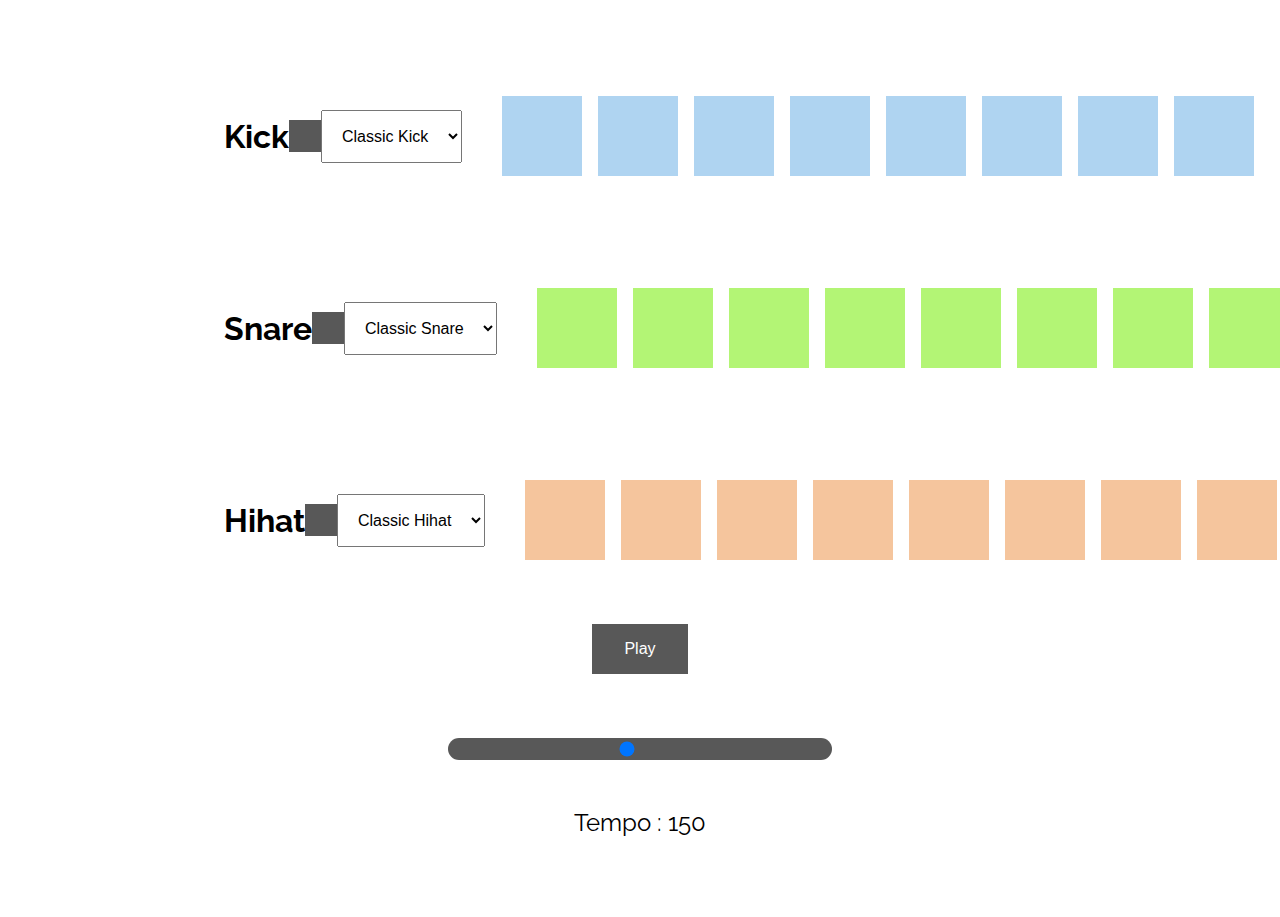
<file: beatmaker/index.html>
<!DOCTYPE html>
<html lang="en">

<head>
    <meta charset="UTF-8">
    <meta http-equiv="X-UA-Compatible" content="IE=edge">
    <meta name="viewport" content="width=device-width, initial-scale=1.0">
    <style>
        @import url('https://fonts.googleapis.com/css2?family=Raleway:wght@400;500;600;700;800&display=swap');
    </style>
    <link rel="stylesheet" href="./style.css">
    <title>Beatmaker</title>
    <!-- Ajouter font aweosome CDN cf 1ere video -->
</head>

<body>

    <div class="sequencer">
        <div class="kick-track">
            <div class="controls">
                <h1>Kick</h1>
                <button data-track="0" class="mute kick-volume">
                    <i class="fas fa-volume-mute"></i>
                </button>
                <select name="kick-select" id="kick-select">
                    <option value="./sounds/kick-classic.wav">Classic Kick</option>
                    <option value="./sounds/kick-808.wav">808 Kick</option>
                    <option value="./sounds/kick-heavy.wav">Kick Heavy</option>
                </select>
            </div>
            <div class="kick">
                <div class="pad kick-pad b0"></div>
                <div class="pad kick-pad b1"></div>
                <div class="pad kick-pad b2"></div>
                <div class="pad kick-pad b3"></div>
                <div class="pad kick-pad b4"></div>
                <div class="pad kick-pad b5"></div>
                <div class="pad kick-pad b6"></div>
                <div class="pad kick-pad b7"></div>
            </div>
        </div>

        <div class="snare-track">
            <div class="controls">
                <h1>Snare</h1>
                <button data-track="1" class="mute snare-volume">
                    <i class="fas fa-volume-mute"></i>
                </button>
                <select name="snare-select" id="snare-select">
                    <option value="./sounds/snare-acoustic01.wav">Classic Snare</option>
                    <option value="./sounds/snare-808.wav">Snare 808</option>
                    <option value="./sounds/snare-vinyl02.wav">Snare Vinyl</option>
                </select>
            </div>
            <div class="snare">
                <div class="pad snare-pad b0"></div>
                <div class="pad snare-pad b1"></div>
                <div class="pad snare-pad b2"></div>
                <div class="pad snare-pad b3"></div>
                <div class="pad snare-pad b4"></div>
                <div class="pad snare-pad b5"></div>
                <div class="pad snare-pad b6"></div>
                <div class="pad snare-pad b7"></div>
            </div>
        </div>

        <div class="hihat-track">
            <div class="controls">
                <h1>Hihat</h1>
                <button data-track="2" class="mute hihat-volume">
                    <i class="fas fa-volume-mute"></i>
                </button>
                <select name="hihat-select" id="hihat-select">
                    <option value="./sounds/hihat-acoustic01.wav">Classic Hihat</option>
                    <option value="./sounds/hihat-808.wav">Hihat 808</option>
                </select>
            </div>
            <div class="hihat">
                <div class="pad hihat-pad b0"></div>
                <div class="pad hihat-pad b1"></div>
                <div class="pad hihat-pad b2"></div>
                <div class="pad hihat-pad b3"></div>
                <div class="pad hihat-pad b4"></div>
                <div class="pad hihat-pad b5"></div>
                <div class="pad hihat-pad b6"></div>
                <div class="pad hihat-pad b7"></div>
            </div>
        </div>

        <button class="play">Play</button>
        <div class="tempo">
            <input type="range" class="tempo-slider" max="300" min="20" value="150">
            <p>Tempo :
                <span class="tempo-nb">150</span>
            </p>
        </div>

    </div>

    <audio class="kick-sound" src="./sounds/kick-classic.wav"></audio>
    <audio class="snare-sound" src="./sounds/snare-acoustic01.wav"></audio>
    <audio class="hihat-sound" src="./sounds/hihat-acoustic01.wav"></audio>

    <link rel="stylesheet" href="https://cdnjs.cloudflare.com/ajax/libs/font-awesome/6.0.0-beta3/css/all.min.css"
        integrity="sha512-Fo3rlrZj/k7ujTnHg4CGR2D7kSs0v4LLanw2qksYuRlEzO+tcaEPQogQ0KaoGN26/zrn20ImR1DfuLWnOo7aBA=="
        crossorigin="anonymous" referrerpolicy="no-referrer" />

    <script src="./app.js"></script>
</body>

</html>
</file>
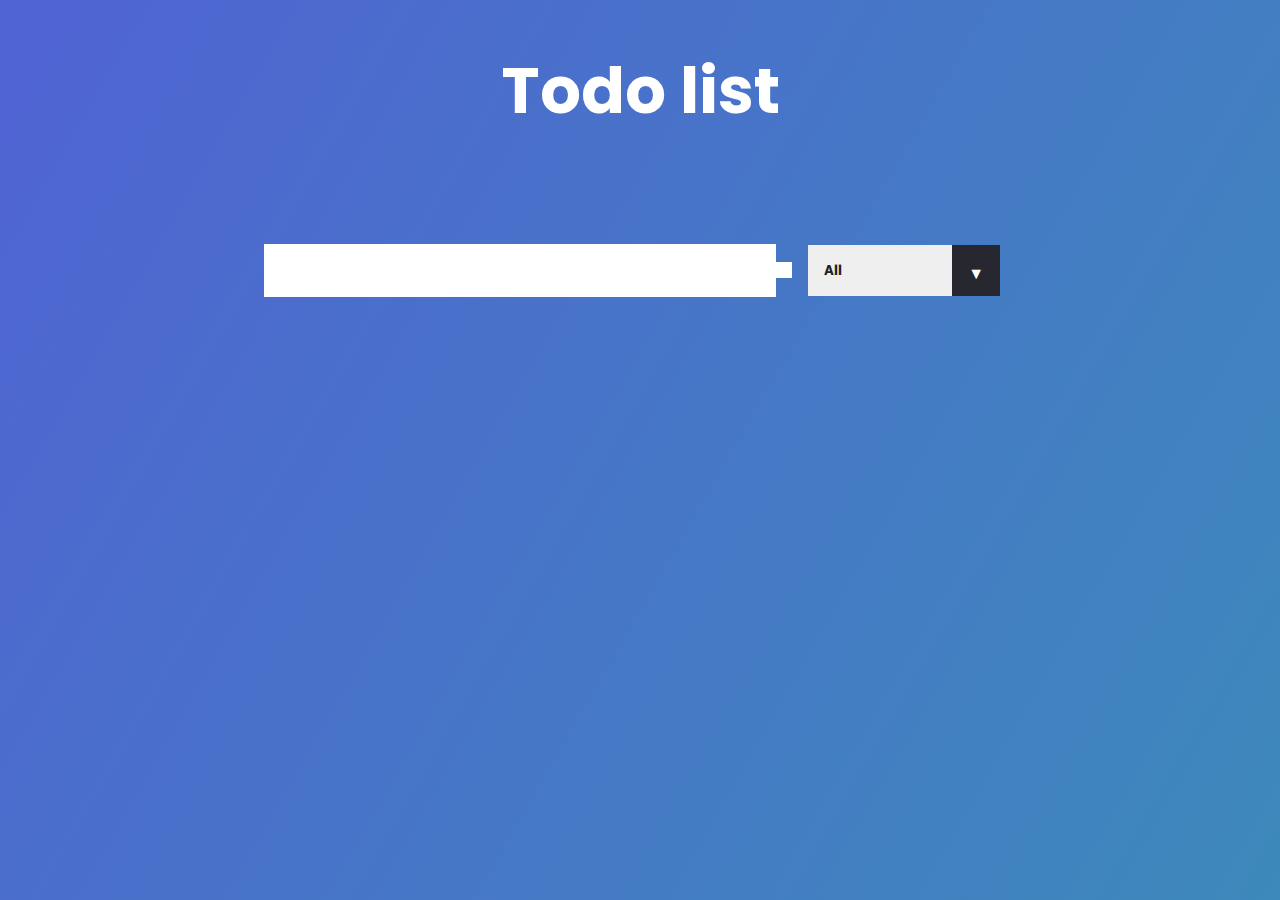
<file: todo-list/index.html>
<!DOCTYPE html>
<html lang="en">

<head>
    <meta charset="UTF-8" />
    <meta name="viewport" content="width=device-width, initial-scale=1.0" />
    <title>TodoList</title>
    <link href="https://fonts.googleapis.com/css?family=Poppins&display=swap" rel="stylesheet" />
    <link rel="stylesheet" href="https://cdnjs.cloudflare.com/ajax/libs/font-awesome/5.12.1/css/all.min.css"
        integrity="sha256-mmgLkCYLUQbXn0B1SRqzHar6dCnv9oZFPEC1g1cwlkk=" crossorigin="anonymous" />
    <link rel="stylesheet" href="./style.css" />
</head>

<body>
    <header>
        <h1>Todo list</h1>
    </header>
    <form>
        <input type="text" class="todo-input" />
        <button class="todo-button" type="submit">
            <i class="fas fa-plus-square"></i>
        </button>
        <div class="select">
            <select name="todos" class="filter-todo">
                <option value="all">All</option>
                <option value="completed">Completed</option>
                <option value="uncompleted">Uncompleted</option>
            </select>
        </div>
    </form>
    <div class="todo-container">
        <ul class="todo-list"></ul>
    </div>

    <script src="./app.js"></script>
</body>

</html>
</file>
<file: beatmaker/style.css>
* {
    margin: 0;
    padding: 0;
    box-sizing: border-box;   
}

body {
    font-family: 'Raleway', sans-serif;
}

i, svg{
    pointer-events: none;
}

.kick-pad, .snare-pad, .hihat-pad{
    width: 5rem;
    height: 5rem;
    margin: 1rem 0.5rem;
    cursor: pointer;
}

.kick-pad {
    background: rgb(175, 212, 241);
}

.snare-pad {
    background: rgb(179, 245, 117);

}

.hihat-pad {
    background: rgb(245, 197, 157);
}

.kick-pad.active {
    background: rgb(60, 136, 236);   
}

.snare-pad.active {
    background: rgb(104, 195, 96);
    
}

.hihat-pad.active {
    background: rgb(240, 120, 73);
}

.sequencer{
    display: flex;
    min-height: 100vh;
    flex-direction: column;
    align-items: center;
    justify-content: center;
}

.hihat-track,
.snare-track,
.kick-track{
display: flex;
align-items: center;
width: 70%;
justify-content: space-between;
margin-top: 5rem;
}

.hihat,
.kick,
.snare{
    display: flex;
}

.controls{
    display: flex;
    justify-content: space-between;
    align-items: center;
    flex: 1;
    margin: 0rem 2rem;
}

.controls button{
    padding: 1rem;
    border: none;
    background: rgb(88, 88, 88);
    color: white;
    font-size: 1rem;
    cursor: pointer;
    transition: all 0.5s ease;
}

.pad{
    transition: all 0.5s ease;
}

.play{
    padding: 1rem 2rem;
    font-size: 1rem;
    background: rgb(88, 88, 88);
    color: white;
    border: none;
    cursor: pointer;
    margin-top: 3rem;
}

select{
    padding: 1rem;
    font-size: 1rem;
    font-weight: 500;
    cursor: pointer;
}

.mute.active{
    background: rgb(155, 155, 155);
}

.tempo{
    margin: 3rem;
    width: 30%;
}

.tempo-slider{
    padding: 0.2rem;
    -webkit-appearance: none;
    margin: 1rem 0rem;
    width: 100%;
    position: relative;
    background: rgb(88, 88, 88);
    cursor: pointer;
    border-radius: 1rem;
}

.tempo p {
    font-size: 1.5rem;
    margin: 2rem;
    text-align: center;

}


@keyframes playTrack {
    from{
        transform: scale(1);
    }
    to{
        transform: scale(1.2);
    }
    
}
</file>
<file: todo-list/style.css>
* {
    margin: 0;
    padding: 0;
    box-sizing: border-box;
  }
  body {
    background-image: linear-gradient(120deg, #5063d3 0%, #3d89bb 100%);
    color: white;
    font-family: "Poppins", sans-serif;
    min-height: 100vh;
  }
  header {
    font-size: 2rem;
  }
  
  header,
  form {
    min-height: 20vh;
    display: flex;
    justify-content: center;
    align-items: center;
  }
  form input{    
    width: 40%;
  }
  form input,
  form button {
    padding: 0.5rem;
    font-size: 2rem;
    border: none;
    background: white;
    outline: 0;
  }
  form button {
    color: #27282f;
    cursor: pointer;
    transition: all 0.3s ease;
  }
  form button:hover {
    background: #27282f;
    color: white;
  }
  .todo-container {
    display: flex;
    justify-content: center;
    align-items: center;
  }
  
  .todo-list {
    min-width: 30%;
    list-style: none;
  }
  
  .todo {
    margin: 0.5rem;
    background: white;
    font-size: 1.5rem;
    color: black;
    display: flex;
    justify-content: space-between;
    align-items: center;
    transition: all 1s ease;
  }
  .filter-todo {
    padding: 1rem;
  }
  .todo li {
    flex: 1;
  }
  
  .trash-btn,
  .complete-btn {
    background: #ff4a4a;
    color: white;
    border: none;
    padding: 1rem;
    cursor: pointer;
    font-size: 1rem;
  }
  .complete-btn {
    background: rgb(26, 119, 62);
  }
  .todo-item {
    padding: 0rem 0.5rem;
  }
  
  .fa-trash,
  .fa-check {
    pointer-events: none;
  }
  
  .fall {
    transform: translateY(10rem) rotateZ(20deg);
    opacity: 0;
  }
  
  .completed {
    text-decoration: line-through;
    opacity: 0.5;
  }
  
  /*CUSTOM SELECTOR */
  select {
    -webkit-appearance: none;
    -moz-appearance: none;
    -ms-appearance: none;
    appearance: none;
    outline: 0;
    box-shadow: none;
    border: 0 !important;
    background-image: none;
  }
  
  /* Custom Select */
  .select {
    margin: 1rem;
    position: relative;
    overflow: hidden;
  }
  select {
    color: #222;
    font-family: "Poppins", sans-serif;
    cursor: pointer;
    width: 12rem;
    font-weight: bold;
  }
  /* Arrow */
  .select::after {
    content: "\25BC";
    position: absolute;
    top: 0;
    right: 0;
    padding: 1rem;
    background: #27282f;
    cursor: pointer;
    pointer-events: none;
  }
</file>
